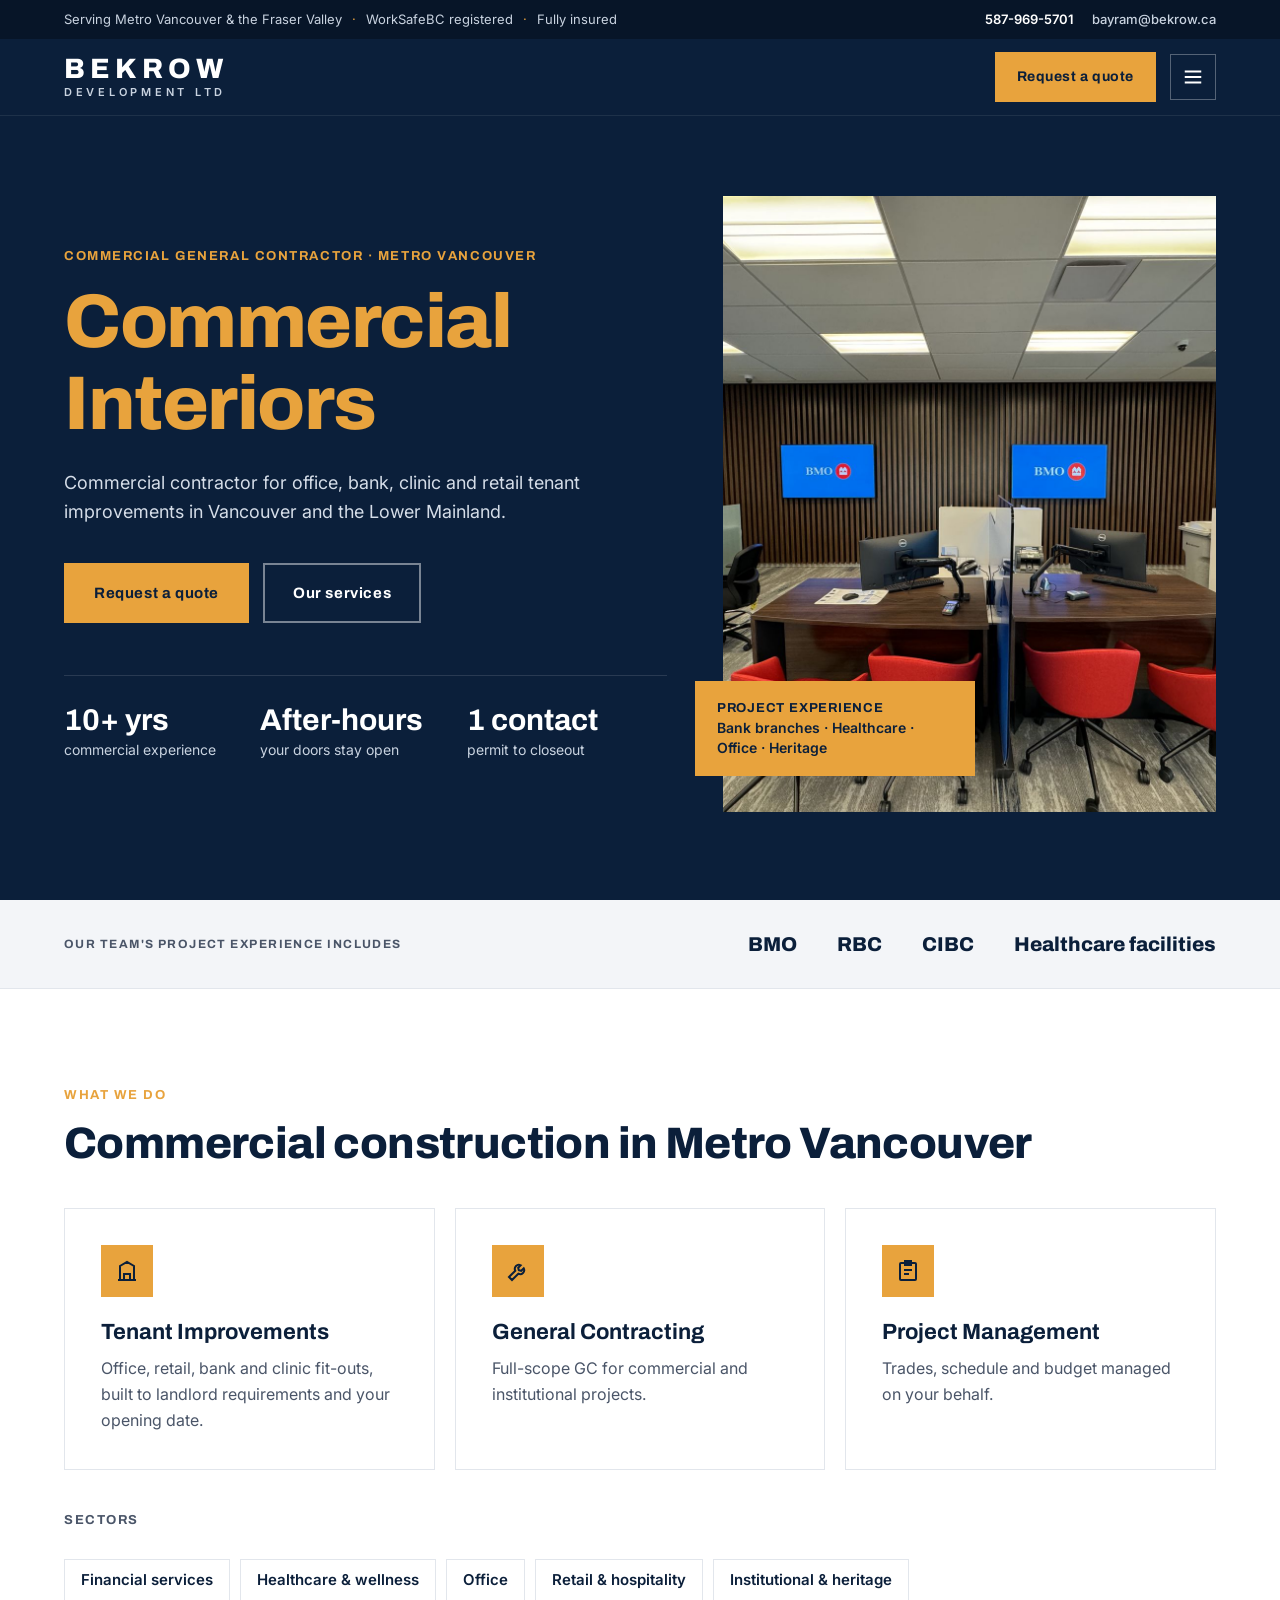
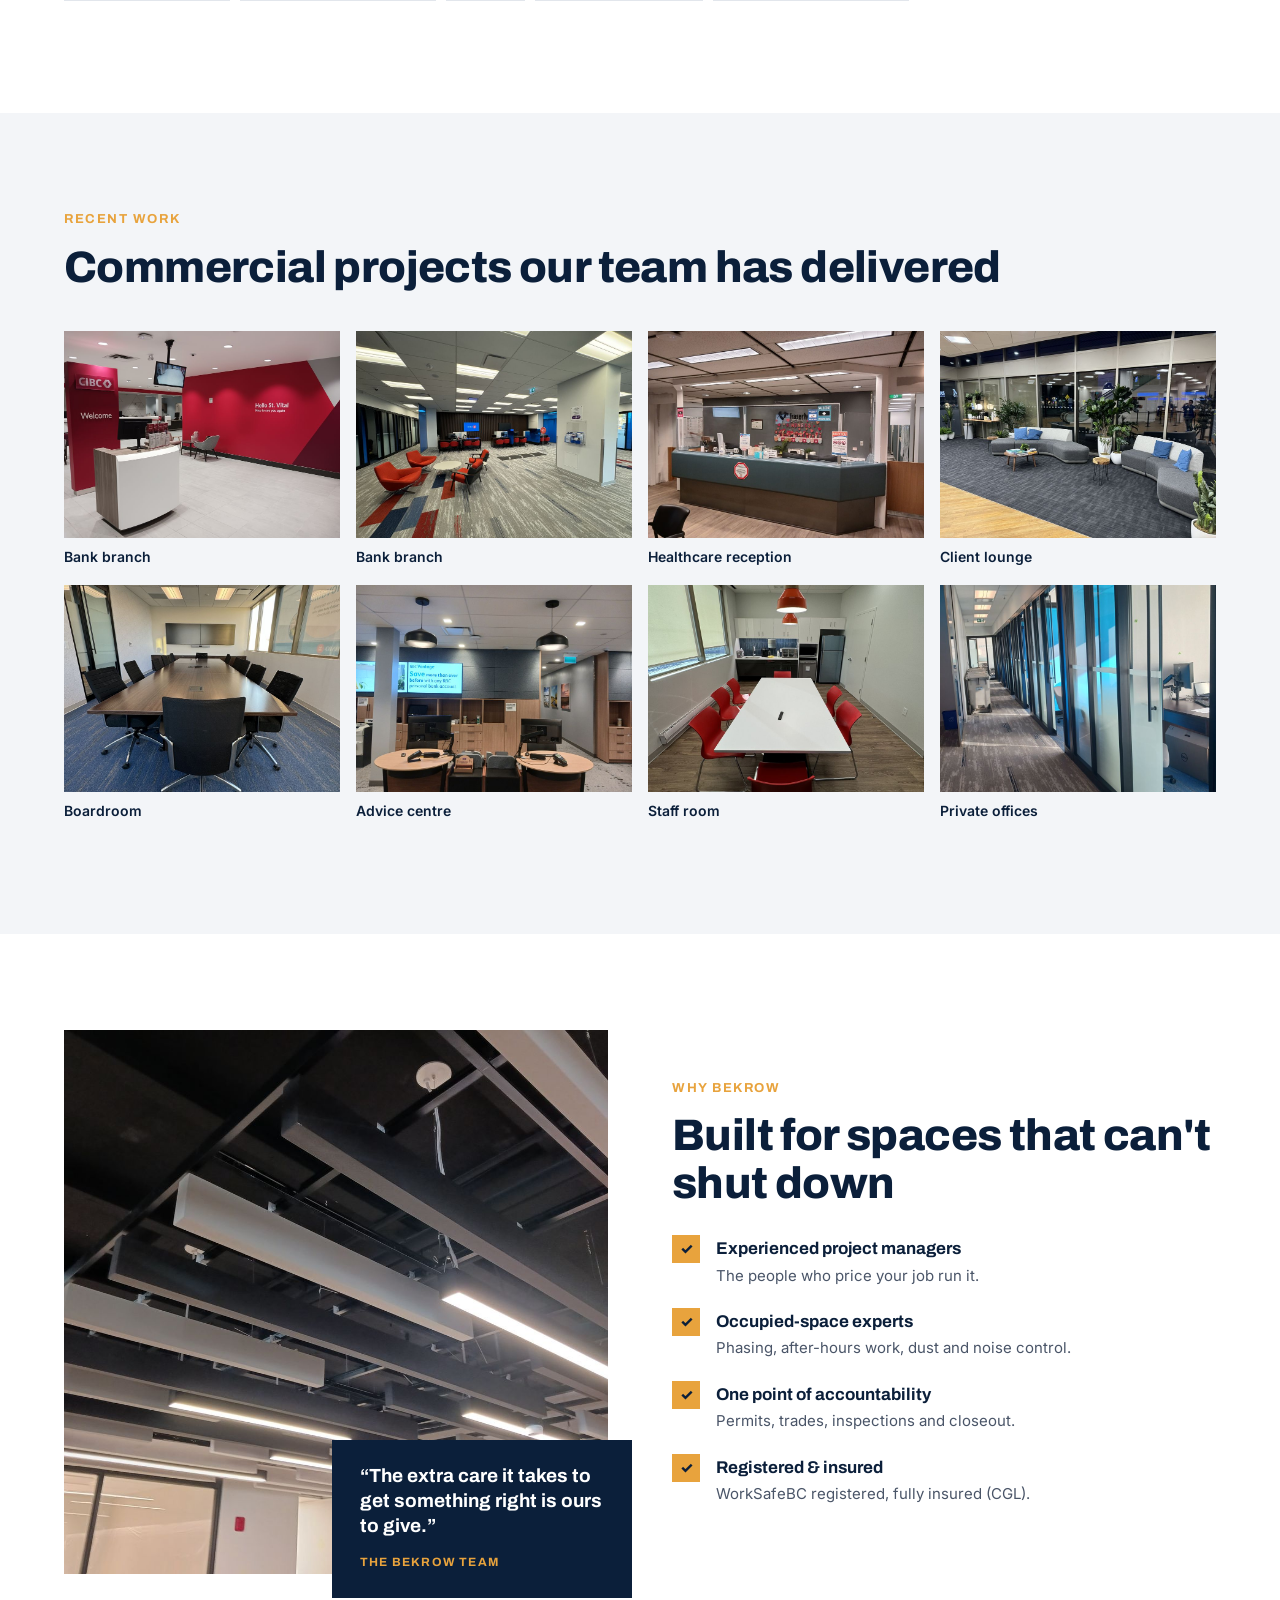
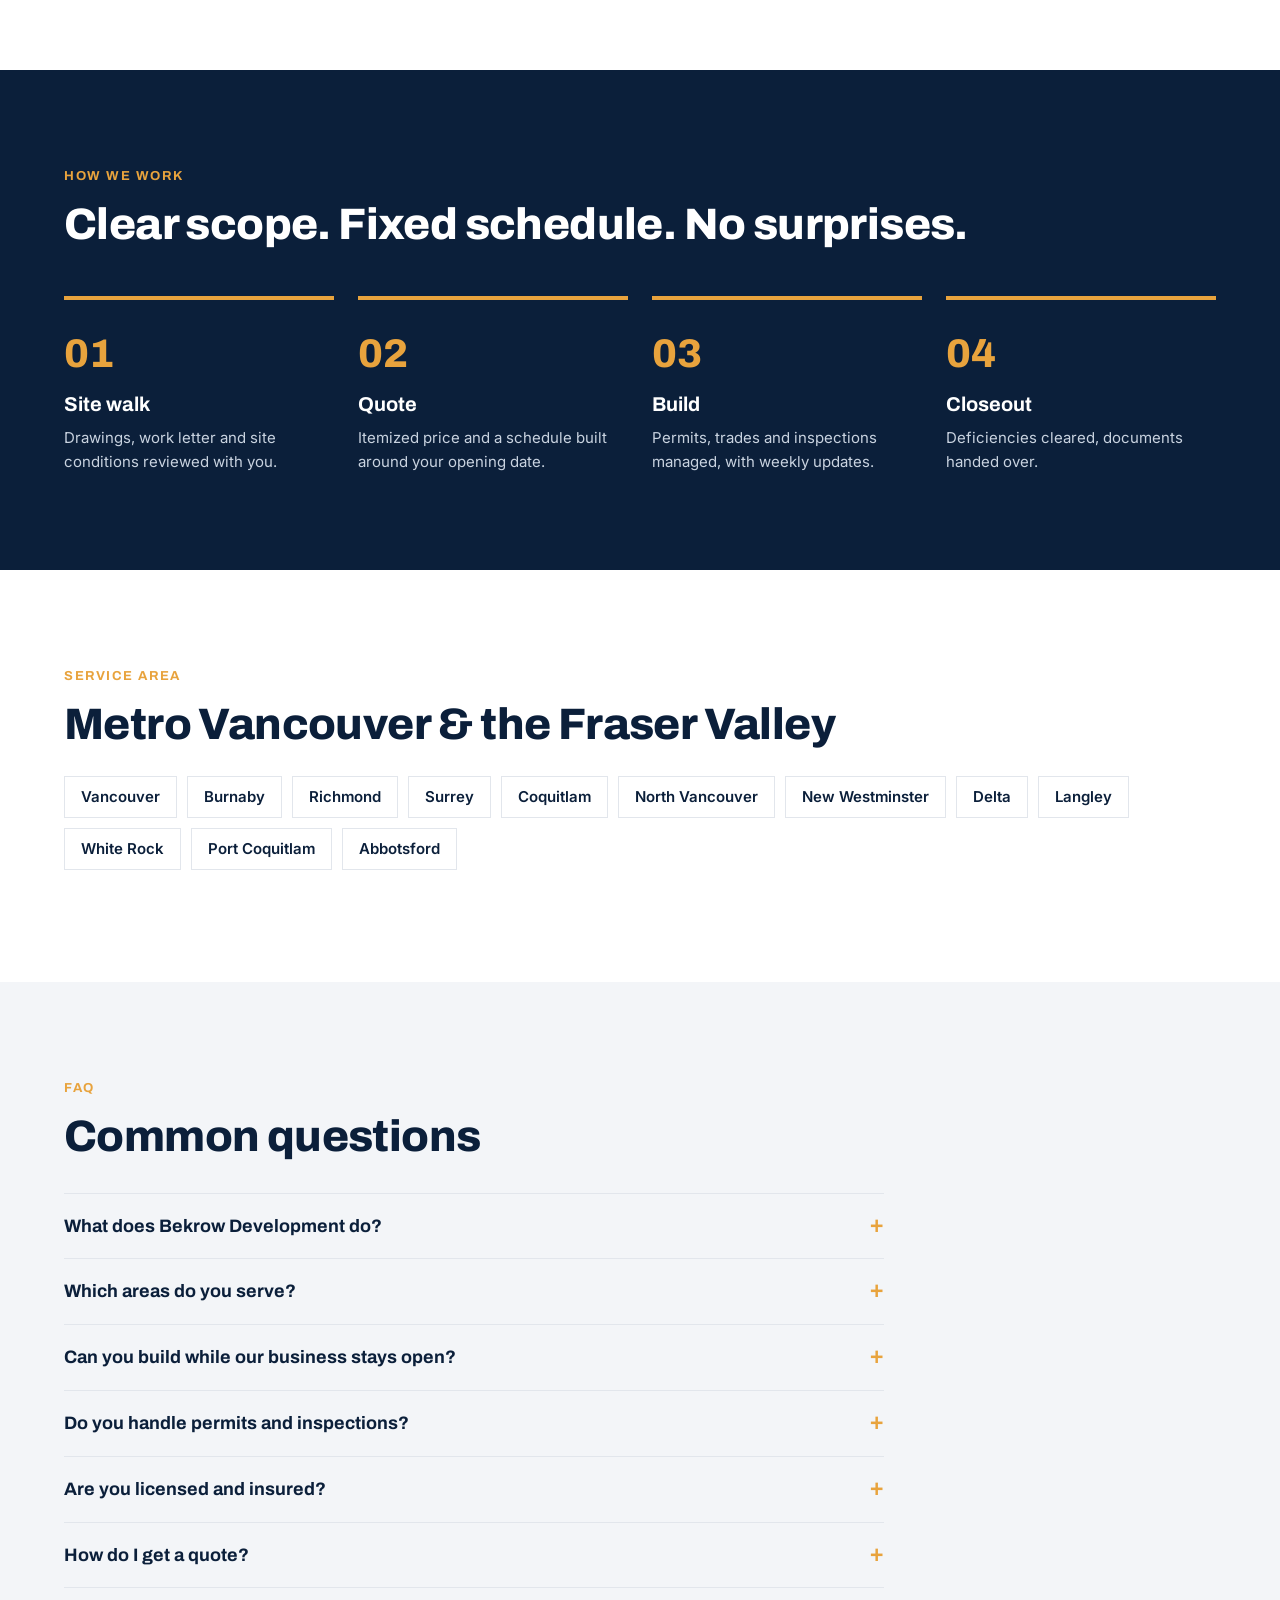
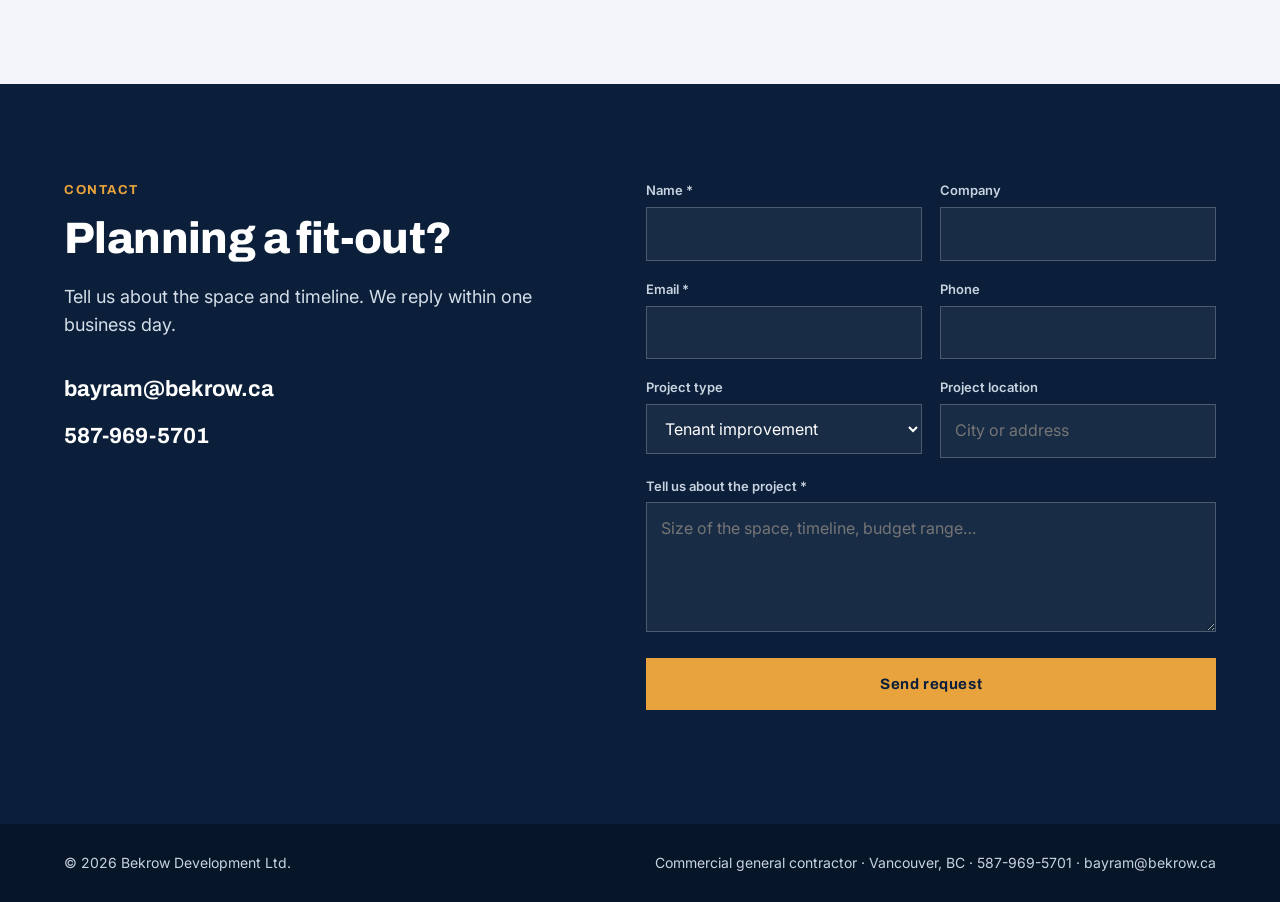
<file: index.html>
<!doctype html>
<html lang="en-CA">
<head>
<meta charset="utf-8">
<meta name="viewport" content="width=device-width, initial-scale=1">
<title>Commercial Contractor Vancouver | Tenant Improvements | Bekrow Development</title>
<meta name="description" content="Commercial general contractor in Metro Vancouver, BC. Tenant improvements for offices, bank branches, clinics and retail, with after-hours work. WorkSafeBC registered, fully insured.">
<link rel="canonical" href="https://bekrow.ca/">
<meta name="robots" content="index, follow, max-image-preview:large">
<meta name="geo.region" content="CA-BC">
<meta name="geo.placename" content="Vancouver">
<meta property="og:type" content="website">
<meta property="og:site_name" content="Bekrow Development">
<meta property="og:locale" content="en_CA">
<meta property="og:title" content="Bekrow Development | Commercial Contractor, Metro Vancouver">
<meta property="og:description" content="Tenant improvements for offices, bank branches, clinics and retail across Metro Vancouver and the Fraser Valley.">
<meta property="og:url" content="https://bekrow.ca/">
<meta property="og:image" content="https://bekrow.ca/images/hero.jpg">
<meta property="og:image:alt" content="Bank branch workstations built by Bekrow Development">
<meta name="twitter:card" content="summary_large_image">
<meta name="theme-color" content="#0B1F3A">
<link rel="icon" href="/favicon.ico" sizes="48x48">
<link rel="icon" href="/favicon.svg" type="image/svg+xml">
<link rel="icon" href="/images/favicon-96.png" type="image/png" sizes="96x96">
<link rel="icon" href="/images/favicon-192.png" type="image/png" sizes="192x192">
<link rel="apple-touch-icon" href="/images/apple-touch-icon.png">
<link rel="manifest" href="/site.webmanifest">
<link rel="preload" as="image" href="/images/hero.jpg">
<link rel="preconnect" href="https://fonts.googleapis.com">
<link rel="preconnect" href="https://fonts.gstatic.com" crossorigin>
<link href="https://fonts.googleapis.com/css2?family=Archivo:wght@600;700;800&family=Inter:wght@400;500;600;700&display=swap" rel="stylesheet">
<link rel="stylesheet" href="/style.css">
<script type="application/ld+json">
{
 "@context": "https://schema.org",
 "@graph": [
  {
   "@type": "GeneralContractor",
   "@id": "https://bekrow.ca/#business",
   "name": "Bekrow Development Ltd.",
   "alternateName": "Bekrow Development",
   "url": "https://bekrow.ca/",
   "logo": "https://bekrow.ca/images/logo.png",
   "image": [
    "https://bekrow.ca/images/hero.jpg",
    "https://bekrow.ca/images/work-1.jpg",
    "https://bekrow.ca/images/work-2.jpg",
    "https://bekrow.ca/images/work-3.jpg",
    "https://bekrow.ca/images/work-4.jpg",
    "https://bekrow.ca/images/work-5.jpg",
    "https://bekrow.ca/images/work-6.jpg",
    "https://bekrow.ca/images/work-7.jpg",
    "https://bekrow.ca/images/work-8.jpg"
   ],
   "email": "bayram@bekrow.ca",
   "telephone": "+1-587-969-5701",
   "description": "Commercial general contractor in Metro Vancouver, BC, specializing in tenant improvements for offices, bank branches, healthcare clinics and retail. WorkSafeBC registered and fully insured.",
   "slogan": "Commercial interiors, start to finish.",
   "address": {
    "@type": "PostalAddress",
    "addressLocality": "Vancouver",
    "addressRegion": "BC",
    "addressCountry": "CA"
   },
   "areaServed": [
    {
     "@type": "City",
     "name": "Vancouver, BC"
    },
    {
     "@type": "City",
     "name": "Burnaby, BC"
    },
    {
     "@type": "City",
     "name": "Richmond, BC"
    },
    {
     "@type": "City",
     "name": "Surrey, BC"
    },
    {
     "@type": "City",
     "name": "Coquitlam, BC"
    },
    {
     "@type": "City",
     "name": "North Vancouver, BC"
    },
    {
     "@type": "City",
     "name": "New Westminster, BC"
    },
    {
     "@type": "City",
     "name": "Delta, BC"
    },
    {
     "@type": "City",
     "name": "Langley, BC"
    },
    {
     "@type": "City",
     "name": "White Rock, BC"
    },
    {
     "@type": "City",
     "name": "Port Coquitlam, BC"
    },
    {
     "@type": "City",
     "name": "Abbotsford, BC"
    },
    {
     "@type": "AdministrativeArea",
     "name": "Metro Vancouver"
    },
    {
     "@type": "AdministrativeArea",
     "name": "Fraser Valley"
    }
   ],
   "knowsAbout": [
    "Commercial tenant improvements",
    "Office fit-outs",
    "Bank branch renovations",
    "Healthcare clinic fit-outs",
    "Retail build-outs",
    "After-hours construction in occupied spaces",
    "General contracting",
    "Construction project management"
   ],
   "hasOfferCatalog": {
    "@type": "OfferCatalog",
    "name": "Commercial construction services",
    "itemListElement": [
     {
      "@type": "Offer",
      "itemOffered": {
       "@type": "Service",
       "name": "Commercial tenant improvements",
       "description": "Office, retail, bank and clinic fit-outs built to landlord requirements and opening dates."
      }
     },
     {
      "@type": "Offer",
      "itemOffered": {
       "@type": "Service",
       "name": "General contracting",
       "description": "Full-scope general contracting for commercial and institutional projects."
      }
     },
     {
      "@type": "Offer",
      "itemOffered": {
       "@type": "Service",
       "name": "Construction project management",
       "description": "Trades, schedule and budget managed on the owner's behalf."
      }
     }
    ]
   },
   "contactPoint": {
    "@type": "ContactPoint",
    "telephone": "+1-587-969-5701",
    "email": "bayram@bekrow.ca",
    "contactType": "sales",
    "areaServed": "CA-BC",
    "availableLanguage": "English"
   }
  },
  {
   "@type": "WebSite",
   "@id": "https://bekrow.ca/#website",
   "url": "https://bekrow.ca/",
   "name": "Bekrow Development",
   "publisher": {
    "@id": "https://bekrow.ca/#business"
   },
   "inLanguage": "en-CA"
  },
  {
   "@type": "FAQPage",
   "@id": "https://bekrow.ca/#faq",
   "mainEntity": [
    {
     "@type": "Question",
     "name": "What does Bekrow Development do?",
     "acceptedAnswer": {
      "@type": "Answer",
      "text": "Bekrow Development Ltd. is a commercial general contractor in Metro Vancouver, BC. We build tenant improvements for offices, bank branches, healthcare clinics and retail, and also offer general contracting and project management."
     }
    },
    {
     "@type": "Question",
     "name": "Which areas do you serve?",
     "acceptedAnswer": {
      "@type": "Answer",
      "text": "Metro Vancouver and the Fraser Valley, including Vancouver, Burnaby, Richmond, Surrey, Coquitlam, North Vancouver, New Westminster, Delta, Langley, White Rock, Port Coquitlam and Abbotsford. Larger commercial projects are considered across BC."
     }
    },
    {
     "@type": "Question",
     "name": "Can you build while our business stays open?",
     "acceptedAnswer": {
      "@type": "Answer",
      "text": "Yes. We specialize in occupied spaces, with after-hours and phased work, dust and noise control, so your doors can stay open."
     }
    },
    {
     "@type": "Question",
     "name": "Do you handle permits and inspections?",
     "acceptedAnswer": {
      "@type": "Answer",
      "text": "Yes. We manage permits, subtrades, inspections, deficiencies and closeout, with one point of contact from start to finish."
     }
    },
    {
     "@type": "Question",
     "name": "Are you licensed and insured?",
     "acceptedAnswer": {
      "@type": "Answer",
      "text": "Bekrow Development is WorkSafeBC registered and fully insured with commercial general liability (CGL) coverage."
     }
    },
    {
     "@type": "Question",
     "name": "How do I get a quote?",
     "acceptedAnswer": {
      "@type": "Answer",
      "text": "Call 587-969-5701, email bayram@bekrow.ca or use the form on this page. We reply within one business day."
     }
    }
   ]
  }
 ]
}
</script>
</head>
<body>

<div class="topbar"><div class="wrap">
  <div><span>Serving Metro Vancouver &amp; the Fraser Valley</span><span class="hide-sm">WorkSafeBC registered</span><span class="hide-sm">Fully insured</span></div>
  <div><a href="tel:+15879695701">587-969-5701</a><span class="hide-sm" style="margin-left:18px"><a href="mailto:bayram@bekrow.ca" style="font-weight:500;color:var(--muted)">bayram@bekrow.ca</a></span></div>
</div></div>

<header class="site"><div class="wrap">
  <a class="logo" href="#top" aria-label="Bekrow Development, home"><b>BEKROW</b><small>DEVELOPMENT LTD</small></a>
  <div class="hdr-actions">
    <a class="btn btn-amber" href="#contact">Request a quote</a>
    <button class="burger" type="button" aria-label="Open menu" aria-controls="menu" aria-expanded="false">
      <svg width="22" height="22" viewBox="0 0 24 24" fill="none" stroke="currentColor" stroke-width="2"><path d="M3 6h18M3 12h18M3 18h18"/></svg>
    </button>
  </div>
</div></header>

<div class="scrim" data-close></div>
<nav class="menu" id="menu" aria-label="Main" aria-hidden="true">
  <button class="menu-close" type="button" aria-label="Close menu" data-close>
    <svg width="26" height="26" viewBox="0 0 24 24" fill="none" stroke="currentColor" stroke-width="2"><path d="M6 6l12 12M18 6L6 18"/></svg>
  </button>
  <a class="item" href="#services" data-close>Services</a>
  <a class="item" href="#work" data-close>Our work</a>
  <a class="item" href="#about" data-close>About</a>
  <a class="item" href="#faq" data-close>FAQ</a>
  <a class="item" href="#contact" data-close>Contact</a>
  <a class="btn btn-amber" href="#contact" data-close>Request a quote</a>
</nav>

<main id="top">

<section class="hero">
  <div class="wrap hero-grid">
    <div>
      <p class="eyebrow">Commercial general contractor · Metro Vancouver</p>
      <h1><span>Commercial Interiors</span></h1>
      <p class="lead">Commercial contractor for office, bank, clinic and retail tenant improvements in Vancouver and the Lower Mainland.</p>
      <div class="ctas">
        <a class="btn btn-amber" href="#contact">Request a quote</a>
        <a class="btn btn-ghost" href="#services">Our services</a>
      </div>
      <div class="stats">
        <div><b>10+ yrs</b><span>commercial experience</span></div>
        <div><b>After-hours</b><span>your doors stay open</span></div>
        <div><b>1 contact</b><span>permit to closeout</span></div>
      </div>
    </div>
    <div class="hero-img">
      <img src="/images/hero.jpg" alt="Completed bank branch workstations with red chairs and slatted wood feature wall" width="800" height="1000" fetchpriority="high">
      <div class="hero-badge"><b>PROJECT EXPERIENCE</b>Bank branches · Healthcare · Office · Heritage</div>
    </div>
  </div>
</section>

<div class="strip"><div class="wrap">
  <p>OUR TEAM'S PROJECT EXPERIENCE INCLUDES</p>
  <ul><li>BMO</li><li>RBC</li><li>CIBC</li><li>Healthcare facilities</li></ul>
</div></div>

<section id="services">
  <div class="wrap">
    <p class="eyebrow">What we do</p>
    <h2 class="h2" style="margin-bottom:40px">Commercial construction in Metro Vancouver</h2>
    <div class="services">
      <div class="card">
        <div class="ico"><svg width="24" height="24" viewBox="0 0 24 24" fill="none" stroke="currentColor" stroke-width="2"><path d="M3 21h18M5 21V7l7-4 7 4v14M9 21v-6h6v6"/></svg></div>
        <h3>Tenant Improvements</h3>
        <p>Office, retail, bank and clinic fit-outs, built to landlord requirements and your opening date.</p>
      </div>
      <div class="card">
        <div class="ico"><svg width="24" height="24" viewBox="0 0 24 24" fill="none" stroke="currentColor" stroke-width="2"><path d="M14.7 6.3a4 4 0 0 0-5.4 5.4L3 18l3 3 6.3-6.3a4 4 0 0 0 5.4-5.4l-2.5 2.5-2.4-.6-.6-2.4z"/></svg></div>
        <h3>General Contracting</h3>
        <p>Full-scope GC for commercial and institutional projects.</p>
      </div>
      <div class="card">
        <div class="ico"><svg width="24" height="24" viewBox="0 0 24 24" fill="none" stroke="currentColor" stroke-width="2"><rect x="4" y="4" width="16" height="17" rx="1"/><path d="M9 2h6v4H9zM8 11h8M8 15h5"/></svg></div>
        <h3>Project Management</h3>
        <p>Trades, schedule and budget managed on your behalf.</p>
      </div>
    </div>
    <p class="sub">Sectors</p>
    <ul class="chips">
      <li>Financial services</li><li>Healthcare &amp; wellness</li><li>Office</li><li>Retail &amp; hospitality</li><li>Institutional &amp; heritage</li>
    </ul>
  </div>
</section>

<section class="alt" id="work">
  <div class="wrap">
    <p class="eyebrow">Recent work</p>
    <h2 class="h2">Commercial projects our team has delivered</h2>
    <ul class="gallery">
      <li><figure><img src="/images/work-1.jpg" alt="Bank branch welcome area with red feature wall" width="900" height="675" loading="lazy"><figcaption>Bank branch</figcaption></figure></li>
      <li><figure><img src="/images/work-2.jpg" alt="Bank branch lounge with red chairs and patterned carpet" width="900" height="675" loading="lazy"><figcaption>Bank branch</figcaption></figure></li>
      <li><figure><img src="/images/work-3.jpg" alt="Healthcare reception counter with glass screen" width="900" height="675" loading="lazy"><figcaption>Healthcare reception</figcaption></figure></li>
      <li><figure><img src="/images/work-4.jpg" alt="Client lounge with curved sofas and planters" width="900" height="675" loading="lazy"><figcaption>Client lounge</figcaption></figure></li>
      <li><figure><img src="/images/work-5.jpg" alt="Boardroom with long table and black chairs" width="900" height="675" loading="lazy"><figcaption>Boardroom</figcaption></figure></li>
      <li><figure><img src="/images/work-6.jpg" alt="Bank advice centre with round desks and pendant lights" width="900" height="675" loading="lazy"><figcaption>Advice centre</figcaption></figure></li>
      <li><figure><img src="/images/work-7.jpg" alt="Staff room with kitchen and red chairs" width="900" height="675" loading="lazy"><figcaption>Staff room</figcaption></figure></li>
      <li><figure><img src="/images/work-8.jpg" alt="Corridor of glass-fronted private offices" width="900" height="675" loading="lazy"><figcaption>Private offices</figcaption></figure></li>
    </ul>
  </div>
</section>

<section id="about">
  <div class="wrap">
    <div class="about-grid">
      <div class="about-img">
        <img src="/images/about.jpg" alt="Commercial interior under construction with open ceiling and linear light baffles" width="900" height="900" loading="lazy">
        <div class="quote"><p>“The extra care it takes to get something right is ours to give.”</p><span>THE BEKROW TEAM</span></div>
      </div>
      <div>
        <p class="eyebrow">Why Bekrow</p>
        <h2 class="h2">Built for spaces that can't shut down</h2>
        <ul class="checks">
          <li><span class="tick">✓</span><div><b>Experienced project managers</b><span>The people who price your job run it.</span></div></li>
          <li><span class="tick">✓</span><div><b>Occupied-space experts</b><span>Phasing, after-hours work, dust and noise control.</span></div></li>
          <li><span class="tick">✓</span><div><b>One point of accountability</b><span>Permits, trades, inspections and closeout.</span></div></li>
          <li><span class="tick">✓</span><div><b>Registered &amp; insured</b><span>WorkSafeBC registered, fully insured (CGL).</span></div></li>
        </ul>
      </div>
    </div>
  </div>
</section>

<section class="process" id="process">
  <div class="wrap">
    <p class="eyebrow">How we work</p>
    <h2 class="h2">Clear scope. Fixed schedule. No surprises.</h2>
    <div class="steps">
      <div class="step"><i>01</i><h3>Site walk</h3><p>Drawings, work letter and site conditions reviewed with you.</p></div>
      <div class="step"><i>02</i><h3>Quote</h3><p>Itemized price and a schedule built around your opening date.</p></div>
      <div class="step"><i>03</i><h3>Build</h3><p>Permits, trades and inspections managed, with weekly updates.</p></div>
      <div class="step"><i>04</i><h3>Closeout</h3><p>Deficiencies cleared, documents handed over.</p></div>
    </div>
  </div>
</section>

<section id="area">
  <div class="wrap">
    <p class="eyebrow">Service area</p>
    <h2 class="h2">Metro Vancouver &amp; the Fraser Valley</h2>
    <ul class="chips">
      <li>Vancouver</li><li>Burnaby</li><li>Richmond</li><li>Surrey</li><li>Coquitlam</li><li>North Vancouver</li><li>New Westminster</li><li>Delta</li><li>Langley</li><li>White Rock</li><li>Port Coquitlam</li><li>Abbotsford</li>
    </ul>
  </div>
</section>

<section class="alt" id="faq">
  <div class="wrap">
    <p class="eyebrow">FAQ</p>
    <h2 class="h2">Common questions</h2>
    <div class="faq">
      <details><summary>What does Bekrow Development do?</summary><p>Bekrow Development Ltd. is a commercial general contractor in Metro Vancouver, BC. We build tenant improvements for offices, bank branches, healthcare clinics and retail, and also offer general contracting and project management.</p></details>
      <details><summary>Which areas do you serve?</summary><p>Metro Vancouver and the Fraser Valley, including Vancouver, Burnaby, Richmond, Surrey, Coquitlam, North Vancouver, New Westminster, Delta, Langley, White Rock, Port Coquitlam and Abbotsford. Larger commercial projects are considered across BC.</p></details>
      <details><summary>Can you build while our business stays open?</summary><p>Yes. We specialize in occupied spaces, with after-hours and phased work, dust and noise control, so your doors can stay open.</p></details>
      <details><summary>Do you handle permits and inspections?</summary><p>Yes. We manage permits, subtrades, inspections, deficiencies and closeout, with one point of contact from start to finish.</p></details>
      <details><summary>Are you licensed and insured?</summary><p>Bekrow Development is WorkSafeBC registered and fully insured with commercial general liability (CGL) coverage.</p></details>
      <details><summary>How do I get a quote?</summary><p>Call 587-969-5701, email bayram@bekrow.ca or use the form on this page. We reply within one business day.</p></details>
    </div>
  </div>
</section>

<section class="contact" id="contact">
  <div class="wrap contact-grid">
    <div>
      <p class="eyebrow">Contact</p>
      <h2 class="h2">Planning a fit-out?</h2>
      <p class="lead">Tell us about the space and timeline. We reply within one business day.</p>
      <div class="contact-lines">
        <a href="mailto:bayram@bekrow.ca">bayram@bekrow.ca</a>
        <a href="tel:+15879695701">587-969-5701</a>
      </div>
    </div>
    <form id="quote-form" data-subject="New commercial quote request from bekrow.ca" novalidate>
      <input type="checkbox" name="botcheck" class="hp" tabindex="-1" autocomplete="off" aria-hidden="true">
      <div><label for="f-name">Name *</label><input id="f-name" name="name" autocomplete="name" required></div>
      <div><label for="f-company">Company</label><input id="f-company" name="company" autocomplete="organization"></div>
      <div><label for="f-email">Email *</label><input id="f-email" name="email" type="email" autocomplete="email" required></div>
      <div><label for="f-phone">Phone</label><input id="f-phone" name="phone" type="tel" autocomplete="tel"></div>
      <div><label for="f-type">Project type</label>
        <select id="f-type" name="project_type">
          <option>Tenant improvement</option><option>General contracting</option><option>Project management</option><option>Other</option>
        </select></div>
      <div><label for="f-loc">Project location</label><input id="f-loc" name="location" placeholder="City or address"></div>
      <div class="full"><label for="f-msg">Tell us about the project *</label><textarea id="f-msg" name="message" required placeholder="Size of the space, timeline, budget range…"></textarea></div>
      <div class="full"><button class="btn btn-amber" type="submit" style="width:100%">Send request</button></div>
      <p class="form-note full form-status" role="status" aria-live="polite"></p>
    </form>
  </div>
</section>

</main>

<footer><div class="wrap">
  <span>© <span id="yr">2026</span> Bekrow Development Ltd.</span>
  <span>Commercial general contractor · Vancouver, BC · <a href="tel:+15879695701">587-969-5701</a> · <a href="mailto:bayram@bekrow.ca">bayram@bekrow.ca</a></span>
</div></footer>

<script src="/site.js"></script>
</body>
</html>
</file>
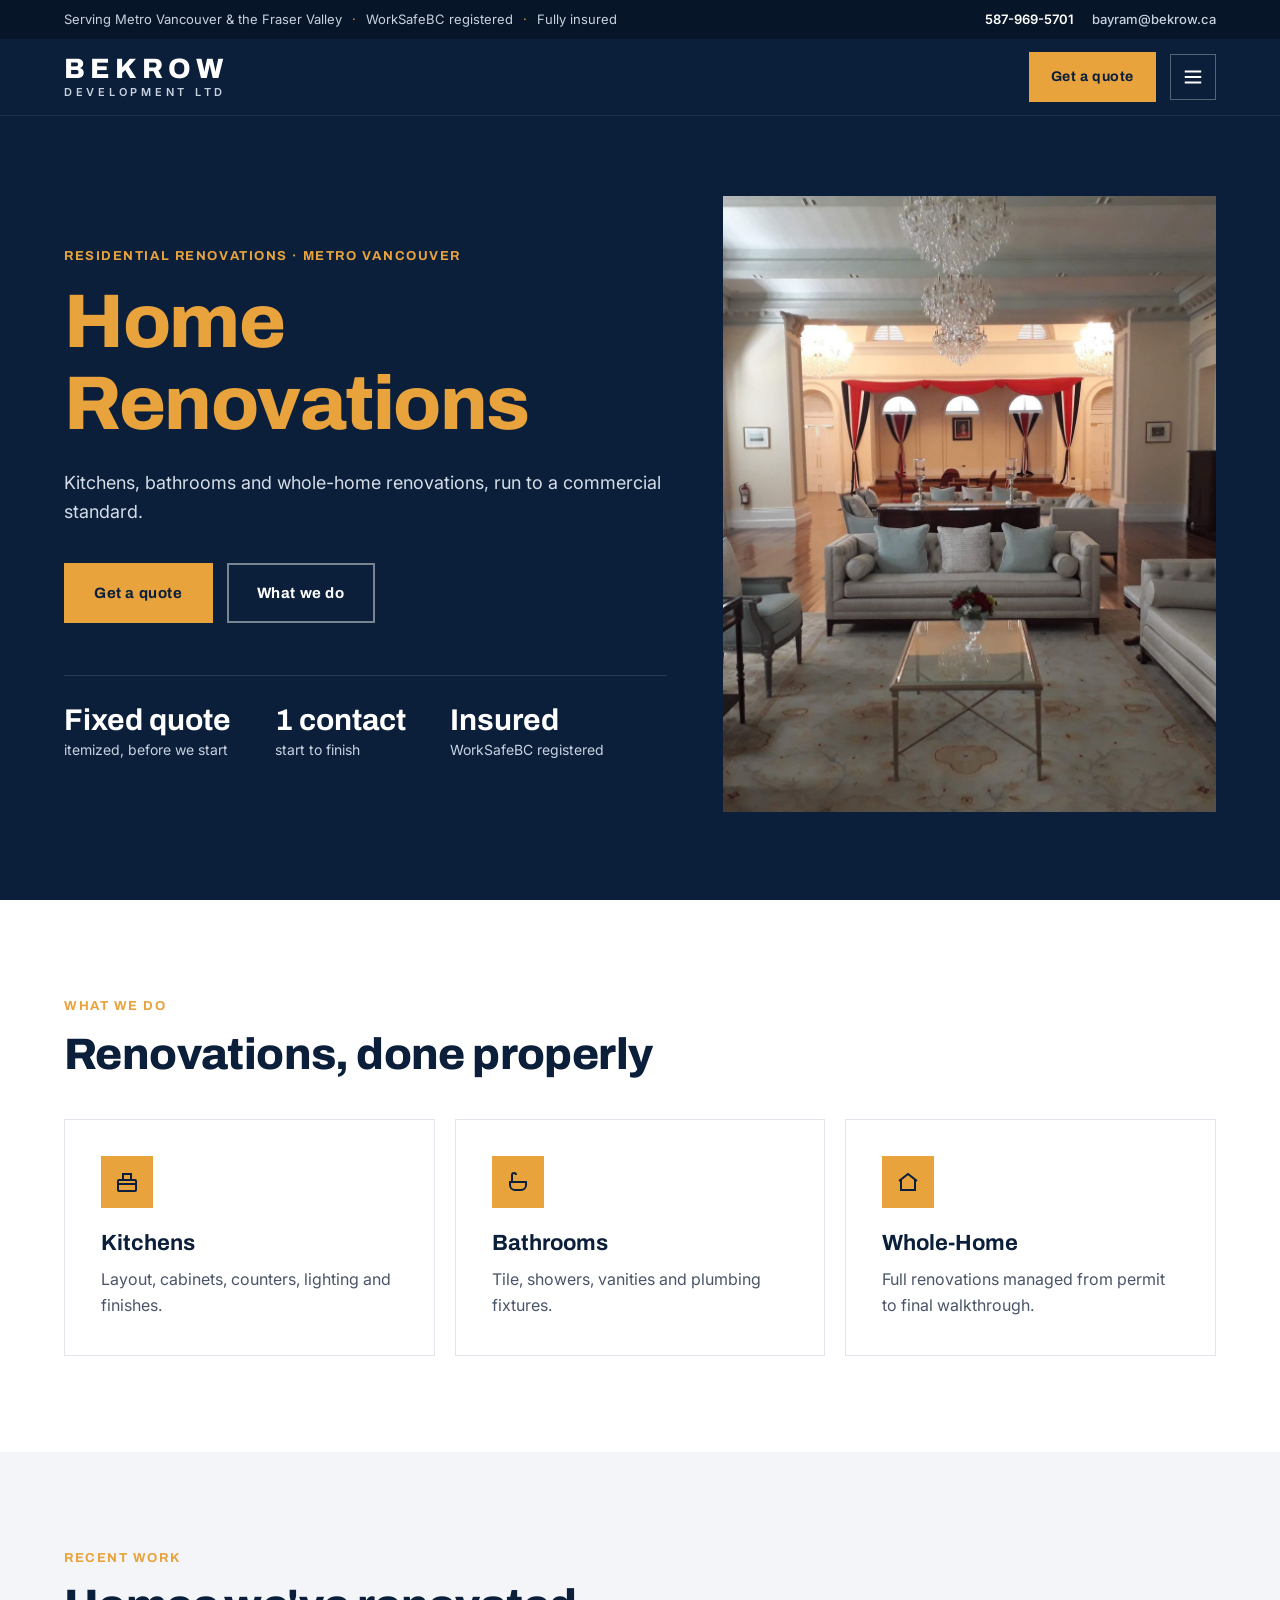
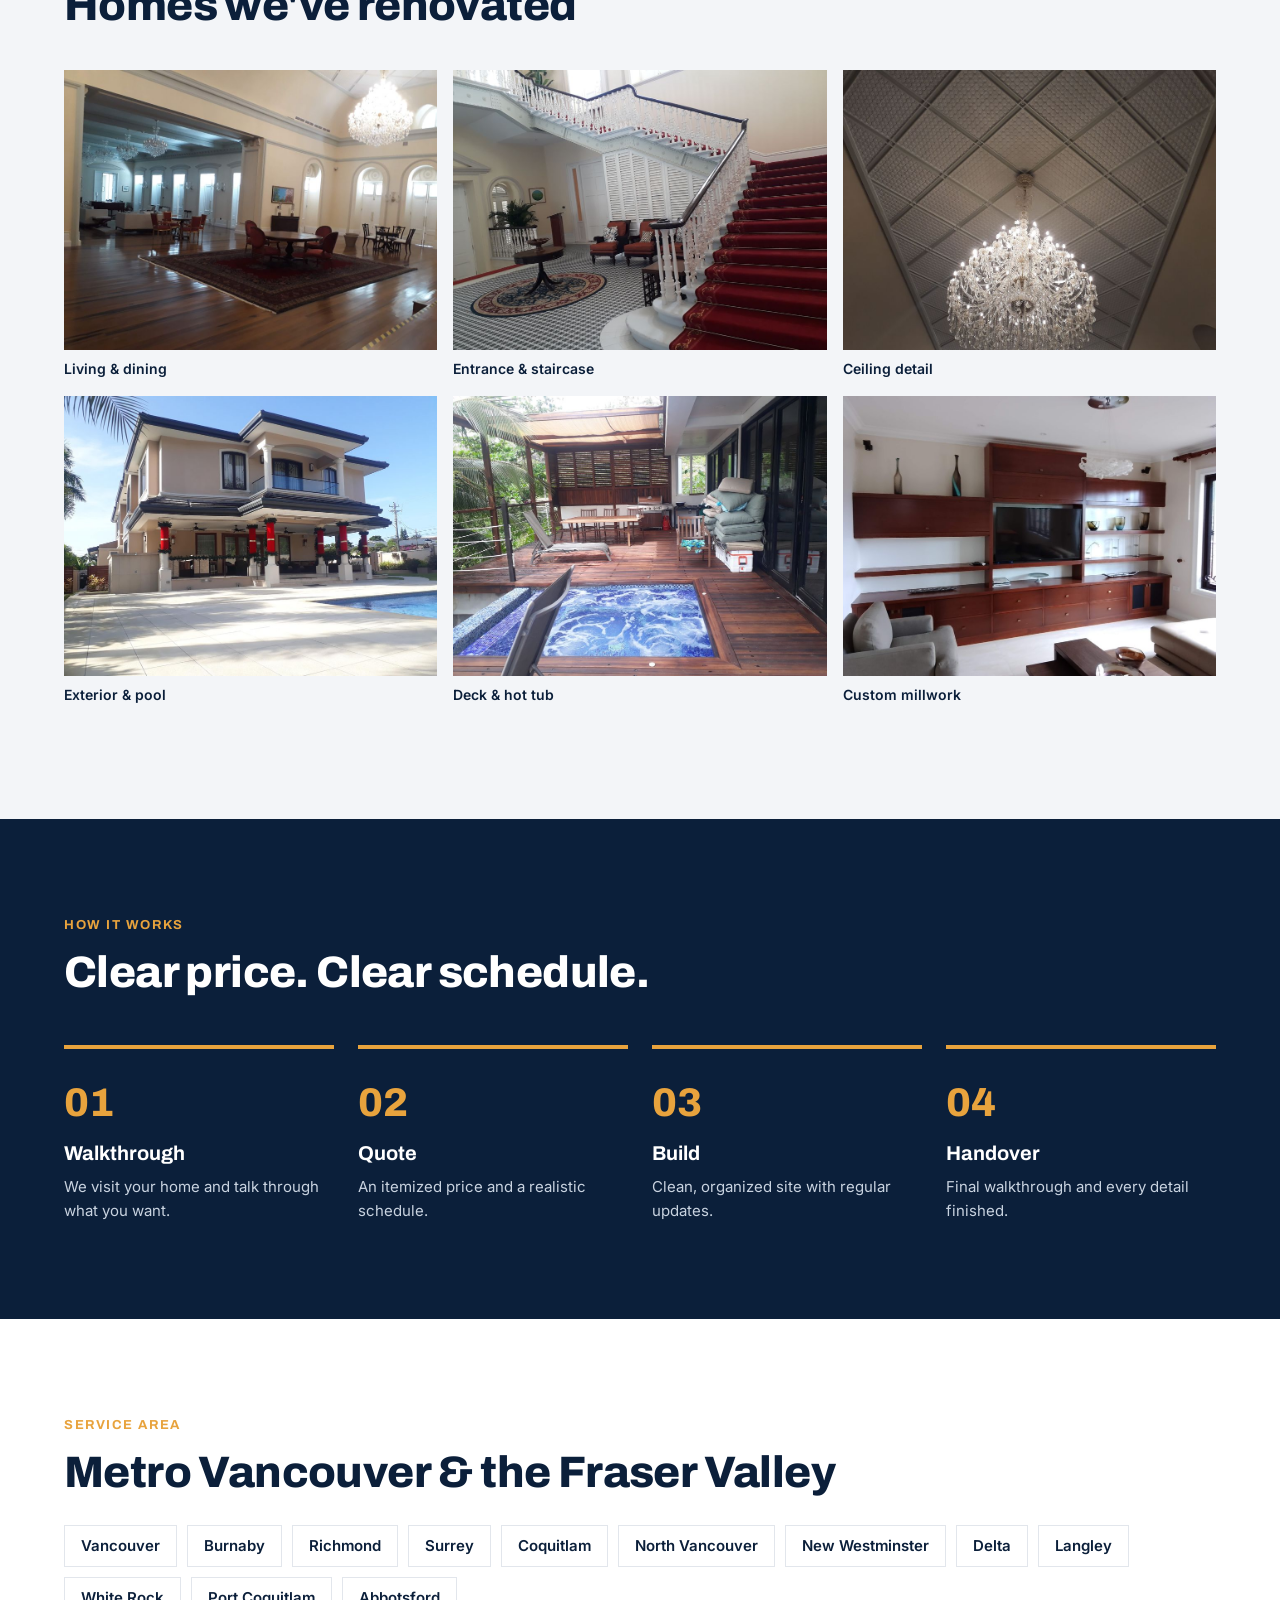
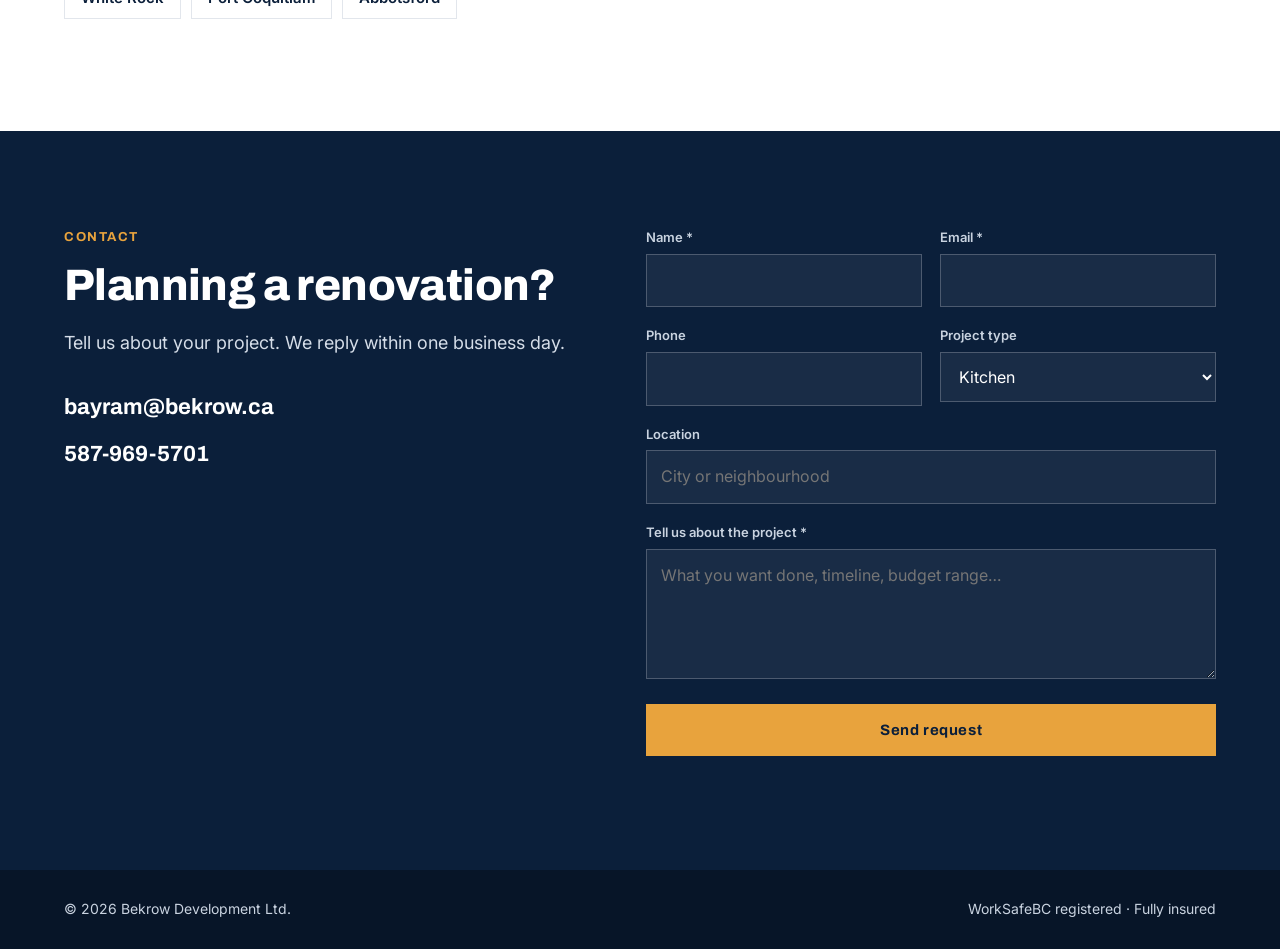
<file: residential/index.html>
<!doctype html>
<html lang="en-CA">
<head>
<meta charset="utf-8">
<meta name="viewport" content="width=device-width, initial-scale=1">
<title>Bekrow Development | Home Renovations, Metro Vancouver</title>
<meta name="description" content="Kitchen, bathroom and whole-home renovations across Metro Vancouver and the Fraser Valley. WorkSafeBC registered and fully insured.">
<!-- Hidden page: not linked from the main site, kept out of search results and the sitemap. -->
<meta name="robots" content="noindex, nofollow">
<meta property="og:type" content="website">
<meta property="og:title" content="Bekrow Development | Home Renovations">
<meta property="og:description" content="Kitchen, bathroom and whole-home renovations across Metro Vancouver and the Fraser Valley.">
<meta property="og:url" content="https://bekrow.ca/residential/">
<meta property="og:image" content="https://bekrow.ca/images/res-hero.jpg">
<meta name="theme-color" content="#0B1F3A">
<link rel="icon" href="/favicon.ico" sizes="48x48">
<link rel="icon" href="/favicon.svg" type="image/svg+xml">
<link rel="icon" href="/images/favicon-96.png" type="image/png" sizes="96x96">
<link rel="icon" href="/images/favicon-192.png" type="image/png" sizes="192x192">
<link rel="apple-touch-icon" href="/images/apple-touch-icon.png">
<link rel="manifest" href="/site.webmanifest">
<link rel="preconnect" href="https://fonts.googleapis.com">
<link rel="preconnect" href="https://fonts.gstatic.com" crossorigin>
<link href="https://fonts.googleapis.com/css2?family=Archivo:wght@600;700;800&family=Inter:wght@400;500;600;700&display=swap" rel="stylesheet">
<link rel="stylesheet" href="/style.css">
</head>
<body>

<div class="topbar"><div class="wrap">
  <div><span>Serving Metro Vancouver &amp; the Fraser Valley</span><span class="hide-sm">WorkSafeBC registered</span><span class="hide-sm">Fully insured</span></div>
  <div><a href="tel:+15879695701">587-969-5701</a><span class="hide-sm" style="margin-left:18px"><a href="mailto:bayram@bekrow.ca" style="font-weight:500;color:var(--muted)">bayram@bekrow.ca</a></span></div>
</div></div>

<header class="site"><div class="wrap">
  <a class="logo" href="#top" aria-label="Bekrow Development, home"><b>BEKROW</b><small>DEVELOPMENT LTD</small></a>
  <div class="hdr-actions">
    <a class="btn btn-amber" href="#contact">Get a quote</a>
    <button class="burger" type="button" aria-label="Open menu" aria-controls="menu" aria-expanded="false">
      <svg width="22" height="22" viewBox="0 0 24 24" fill="none" stroke="currentColor" stroke-width="2"><path d="M3 6h18M3 12h18M3 18h18"/></svg>
    </button>
  </div>
</div></header>

<div class="scrim" data-close></div>
<nav class="menu" id="menu" aria-label="Main" aria-hidden="true">
  <button class="menu-close" type="button" aria-label="Close menu" data-close>
    <svg width="26" height="26" viewBox="0 0 24 24" fill="none" stroke="currentColor" stroke-width="2"><path d="M6 6l12 12M18 6L6 18"/></svg>
  </button>
  <a class="item" href="#services" data-close>Services</a>
  <a class="item" href="#work" data-close>Our work</a>
  <a class="item" href="#process" data-close>How it works</a>
  <a class="item" href="#contact" data-close>Contact</a>
  <a class="btn btn-amber" href="#contact" data-close>Get a quote</a>
</nav>

<main id="top">

<section class="hero">
  <div class="wrap hero-grid">
    <div>
      <p class="eyebrow">Residential renovations · Metro Vancouver</p>
      <h1><span>Home Renovations</span></h1>
      <p class="lead">Kitchens, bathrooms and whole-home renovations, run to a commercial standard.</p>
      <div class="ctas">
        <a class="btn btn-amber" href="#contact">Get a quote</a>
        <a class="btn btn-ghost" href="#services">What we do</a>
      </div>
      <div class="stats">
        <div><b>Fixed quote</b><span>itemized, before we start</span></div>
        <div><b>1 contact</b><span>start to finish</span></div>
        <div><b>Insured</b><span>WorkSafeBC registered</span></div>
      </div>
    </div>
    <div class="hero-img">
      <img src="/images/res-hero.jpg" alt="Renovated formal living room with chandeliers and cream sofas" width="1000" height="1250" fetchpriority="high">
    </div>
  </div>
</section>

<section id="services">
  <div class="wrap">
    <p class="eyebrow">What we do</p>
    <h2 class="h2" style="margin-bottom:40px">Renovations, done properly</h2>
    <div class="services">
      <div class="card">
        <div class="ico"><svg width="24" height="24" viewBox="0 0 24 24" fill="none" stroke="currentColor" stroke-width="2"><rect x="3" y="10" width="18" height="11" rx="1"/><path d="M3 14h18M8 10V4h8v6"/></svg></div>
        <h3>Kitchens</h3>
        <p>Layout, cabinets, counters, lighting and finishes.</p>
      </div>
      <div class="card">
        <div class="ico"><svg width="24" height="24" viewBox="0 0 24 24" fill="none" stroke="currentColor" stroke-width="2"><path d="M4 12h16v3a5 5 0 0 1-5 5H9a5 5 0 0 1-5-5zM6 12V5a2 2 0 0 1 4 0"/></svg></div>
        <h3>Bathrooms</h3>
        <p>Tile, showers, vanities and plumbing fixtures.</p>
      </div>
      <div class="card">
        <div class="ico"><svg width="24" height="24" viewBox="0 0 24 24" fill="none" stroke="currentColor" stroke-width="2"><path d="M3 11l9-7 9 7M5 10v10h14V10"/></svg></div>
        <h3>Whole-Home</h3>
        <p>Full renovations managed from permit to final walkthrough.</p>
      </div>
    </div>
  </div>
</section>

<section class="alt" id="work">
  <div class="wrap">
    <p class="eyebrow">Recent work</p>
    <h2 class="h2">Homes we've renovated</h2>
    <ul class="gallery three">
      <li><figure><img src="/images/res-1.jpg" alt="Large living and dining room with hardwood floors and chandelier" width="900" height="675" loading="lazy"><figcaption>Living &amp; dining</figcaption></figure></li>
      <li><figure><img src="/images/res-2.jpg" alt="Entrance hall with red-carpeted staircase and patterned tile floor" width="900" height="675" loading="lazy"><figcaption>Entrance &amp; staircase</figcaption></figure></li>
      <li><figure><img src="/images/res-3.jpg" alt="Coffered ceiling with crystal chandelier" width="900" height="675" loading="lazy"><figcaption>Ceiling detail</figcaption></figure></li>
      <li><figure><img src="/images/res-4.jpg" alt="Two-storey house exterior with pool" width="900" height="675" loading="lazy"><figcaption>Exterior &amp; pool</figcaption></figure></li>
      <li><figure><img src="/images/res-5.jpg" alt="Wood deck with hot tub and outdoor seating" width="900" height="675" loading="lazy"><figcaption>Deck &amp; hot tub</figcaption></figure></li>
      <li><figure><img src="/images/res-6.jpg" alt="Custom wood media wall with shelving" width="900" height="675" loading="lazy"><figcaption>Custom millwork</figcaption></figure></li>
    </ul>
  </div>
</section>

<section class="process" id="process">
  <div class="wrap">
    <p class="eyebrow">How it works</p>
    <h2 class="h2">Clear price. Clear schedule.</h2>
    <div class="steps">
      <div class="step"><i>01</i><h3>Walkthrough</h3><p>We visit your home and talk through what you want.</p></div>
      <div class="step"><i>02</i><h3>Quote</h3><p>An itemized price and a realistic schedule.</p></div>
      <div class="step"><i>03</i><h3>Build</h3><p>Clean, organized site with regular updates.</p></div>
      <div class="step"><i>04</i><h3>Handover</h3><p>Final walkthrough and every detail finished.</p></div>
    </div>
  </div>
</section>

<section id="area">
  <div class="wrap">
    <p class="eyebrow">Service area</p>
    <h2 class="h2">Metro Vancouver &amp; the Fraser Valley</h2>
    <ul class="chips">
      <li>Vancouver</li><li>Burnaby</li><li>Richmond</li><li>Surrey</li><li>Coquitlam</li><li>North Vancouver</li><li>New Westminster</li><li>Delta</li><li>Langley</li><li>White Rock</li><li>Port Coquitlam</li><li>Abbotsford</li>
    </ul>
  </div>
</section>

<section class="contact" id="contact">
  <div class="wrap contact-grid">
    <div>
      <p class="eyebrow">Contact</p>
      <h2 class="h2">Planning a renovation?</h2>
      <p class="lead">Tell us about your project. We reply within one business day.</p>
      <div class="contact-lines">
        <a href="mailto:bayram@bekrow.ca">bayram@bekrow.ca</a>
        <a href="tel:+15879695701">587-969-5701</a>
      </div>
    </div>
    <form id="quote-form" data-subject="New residential quote request from bekrow.ca" novalidate>
      <input type="checkbox" name="botcheck" class="hp" tabindex="-1" autocomplete="off" aria-hidden="true">
      <div><label for="f-name">Name *</label><input id="f-name" name="name" autocomplete="name" required></div>
      <div><label for="f-email">Email *</label><input id="f-email" name="email" type="email" autocomplete="email" required></div>
      <div><label for="f-phone">Phone</label><input id="f-phone" name="phone" type="tel" autocomplete="tel"></div>
      <div><label for="f-type">Project type</label>
        <select id="f-type" name="project_type">
          <option>Kitchen</option><option>Bathroom</option><option>Whole-home</option><option>Other</option>
        </select></div>
      <div class="full"><label for="f-loc">Location</label><input id="f-loc" name="location" placeholder="City or neighbourhood"></div>
      <div class="full"><label for="f-msg">Tell us about the project *</label><textarea id="f-msg" name="message" required placeholder="What you want done, timeline, budget range…"></textarea></div>
      <div class="full"><button class="btn btn-amber" type="submit" style="width:100%">Send request</button></div>
      <p class="form-note full form-status" role="status" aria-live="polite"></p>
    </form>
  </div>
</section>

</main>

<footer><div class="wrap">
  <span>© <span id="yr">2026</span> Bekrow Development Ltd.</span>
  <span>WorkSafeBC registered · Fully insured</span>
</div></footer>

<script src="/site.js"></script>
</body>
</html>
</file>
<file: style.css>
:root{--navy:#0B1F3A;--navy-2:#13305A;--deep:#071528;--amber:#E8A33D;--amber-2:#F2B755;--ink:#1A2433;--slate:#4A5568;--muted:#C9D3E0;--light:#F3F5F8;--line:#E2E6EC}
*{box-sizing:border-box}
html{scroll-behavior:smooth;scroll-padding-top:84px}
body{margin:0;font-family:Inter,system-ui,-apple-system,Segoe UI,sans-serif;color:var(--ink);background:#fff;line-height:1.6;-webkit-font-smoothing:antialiased}
img{max-width:100%;height:auto;display:block}
a{color:inherit}
h1,h2,h3{font-family:Archivo,Inter,sans-serif;margin:0;line-height:1.08;color:var(--navy)}
.wrap{max-width:1200px;margin:0 auto;padding:0 24px}
.eyebrow{font-family:Archivo,sans-serif;font-weight:700;font-size:13px;letter-spacing:.12em;text-transform:uppercase;color:var(--amber);margin:0 0 14px}
.h2{font-size:clamp(30px,4vw,44px);font-weight:800;letter-spacing:-.6px}
.lead{font-size:18px;color:var(--slate);max-width:620px}
section{padding:96px 0}
.btn{display:inline-flex;align-items:center;justify-content:center;gap:8px;font-family:Archivo,sans-serif;font-weight:700;font-size:15px;letter-spacing:.04em;padding:16px 28px;text-decoration:none;border:2px solid transparent;cursor:pointer;transition:background .15s,border-color .15s}
.btn-amber{background:var(--amber);color:var(--navy)}.btn-amber:hover{background:var(--amber-2)}
.btn-ghost{border-color:rgba(255,255,255,.45);color:#fff}.btn-ghost:hover{background:rgba(255,255,255,.08)}

/* top bar + header */
.topbar{background:var(--deep);color:var(--muted);font-size:13px}
.topbar .wrap{display:flex;flex-wrap:wrap;justify-content:space-between;gap:6px 24px;padding-top:9px;padding-bottom:9px}
.topbar a{color:#fff;text-decoration:none;font-weight:600}
.topbar span+span::before{content:"·";margin:0 10px;color:var(--amber)}
header.site{position:sticky;top:0;z-index:50;background:var(--navy);border-bottom:1px solid rgba(255,255,255,.08)}
header.site .wrap{display:flex;align-items:center;justify-content:space-between;height:76px}
.logo{text-decoration:none;color:#fff;line-height:1}
.logo b{display:block;font-family:Archivo,sans-serif;font-weight:800;font-size:28px;letter-spacing:.18em}
.logo small{display:block;font-size:11px;letter-spacing:.34em;font-weight:600;margin-top:4px;color:var(--muted)}
.hdr-actions{display:flex;align-items:center;gap:14px}
.hdr-actions .btn{padding:12px 20px;font-size:14px}
.burger{width:46px;height:46px;border:1px solid rgba(255,255,255,.3);background:transparent;color:#fff;display:inline-flex;align-items:center;justify-content:center;cursor:pointer}
.menu{position:fixed;inset:0 auto 0 0;width:min(380px,88vw);background:var(--navy);z-index:60;transform:translateX(-100%);transition:transform .25s ease;padding:28px 32px;display:flex;flex-direction:column}
.menu.open{transform:none;box-shadow:20px 0 60px rgba(0,0,0,.3)}
.menu-close{align-self:flex-start;background:none;border:0;color:#fff;cursor:pointer;padding:6px;margin-bottom:28px}
.menu a.item{color:#fff;text-decoration:none;font-family:Archivo,sans-serif;font-weight:700;font-size:24px;padding:14px 0;border-bottom:1px solid rgba(255,255,255,.1)}
.menu a.item:hover{color:var(--amber)}
.menu .btn{margin-top:28px}
.scrim{position:fixed;inset:0;background:rgba(7,21,40,.5);z-index:55;opacity:0;pointer-events:none;transition:opacity .25s}
.scrim.open{opacity:1;pointer-events:auto}

/* hero */
.hero{background:var(--navy);color:#fff;padding:80px 0 88px}
.hero-grid{display:grid;grid-template-columns:minmax(0,1.1fr) minmax(0,.9fr);gap:56px;align-items:center}
.hero h1{color:#fff;font-size:clamp(44px,6.4vw,76px);font-weight:800;letter-spacing:-1.5px}
.hero h1 span{color:var(--amber)}
.hero p.lead{color:#D5DDE8;margin:24px 0 36px}
.hero .ctas{display:flex;flex-wrap:wrap;gap:14px}
.stats{display:flex;flex-wrap:wrap;gap:16px 44px;margin-top:52px;padding-top:28px;border-top:1px solid rgba(255,255,255,.12)}
.stats b{display:block;font-family:Archivo,sans-serif;font-size:30px;line-height:1.1}
.stats span{font-size:14px;color:var(--muted)}
.hero-img{position:relative}
.hero-img img{width:100%;background:#13305A;aspect-ratio:4/5;object-fit:cover}
.hero-badge{position:absolute;left:-28px;bottom:36px;background:var(--amber);color:var(--navy);padding:18px 22px;max-width:280px;font-weight:600;font-size:14px;line-height:1.45}
.hero-badge b{display:block;font-family:Archivo,sans-serif;letter-spacing:.06em;font-size:13px}

.hero.solo{padding:96px 0 104px}
.hero.solo .wrap>div{max-width:760px}

/* client strip */
.strip{background:var(--light);padding:28px 0;border-bottom:1px solid var(--line)}
.strip .wrap{display:flex;flex-wrap:wrap;align-items:center;justify-content:space-between;gap:12px 32px}
.strip p{margin:0;font-family:Archivo,sans-serif;font-weight:700;font-size:12px;letter-spacing:.12em;color:var(--slate)}
.strip ul{display:flex;flex-wrap:wrap;gap:10px 40px;list-style:none;margin:0;padding:0;font-family:Archivo,sans-serif;font-weight:800;font-size:20px;color:var(--navy)}

/* services */
.sec-head{display:grid;grid-template-columns:minmax(0,1fr) minmax(0,1fr);gap:24px 56px;align-items:end;margin-bottom:48px}
.services{display:grid;grid-template-columns:repeat(3,1fr);gap:20px}
.card{border:1px solid var(--line);padding:36px;background:#fff;transition:transform .2s,box-shadow .2s}
.card:hover{transform:translateY(-3px);box-shadow:0 16px 36px rgba(11,31,58,.1)}
.card .ico{width:52px;height:52px;background:var(--amber);display:flex;align-items:center;justify-content:center;margin-bottom:24px;color:var(--navy)}
.card h3{font-size:22px;font-weight:700;margin-bottom:12px}
.card p{margin:0;color:var(--slate)}
.card.dark{grid-column:span 2;background:var(--navy);border-color:var(--navy);color:#D5DDE8}
.card.dark h3{color:#fff;font-size:30px}
.card.dark p{color:#D5DDE8;font-size:17px}
.tags{margin-top:28px;font-family:Archivo,sans-serif;font-weight:700;font-size:13px;letter-spacing:.08em;color:var(--amber)}


/* about */
.about-grid{display:grid;grid-template-columns:minmax(0,1fr) minmax(0,1fr);gap:64px;align-items:center}
.about-img{position:relative}
.about-img img{width:100%;background:var(--light);aspect-ratio:1/1;object-fit:cover}
.quote{position:absolute;right:-24px;bottom:-24px;background:var(--navy);color:#fff;padding:24px 28px;max-width:300px}
.quote p{margin:0 0 10px;font-family:Archivo,sans-serif;font-weight:700;font-size:19px;line-height:1.3}
.quote span{font-family:Archivo,sans-serif;font-weight:700;font-size:12px;letter-spacing:.1em;color:var(--amber)}
.checks{list-style:none;padding:0;margin:28px 0 0}
.checks li{display:grid;grid-template-columns:30px 1fr;gap:14px;margin-bottom:20px}
.checks .tick{width:28px;height:28px;background:var(--amber);color:var(--navy);display:flex;align-items:center;justify-content:center;font-weight:800}
.checks b{display:block;font-family:Archivo,sans-serif;color:var(--navy);font-size:17px}
.checks span{color:var(--slate);font-size:15px}

/* process */
.process{background:var(--navy);color:#fff}
.process h2{color:#fff}
.steps{display:grid;grid-template-columns:repeat(4,1fr);gap:24px;margin-top:48px}
.step{border-top:4px solid var(--amber);padding-top:22px}
.step i{font-style:normal;font-family:Archivo,sans-serif;font-weight:800;font-size:40px;color:var(--amber)}
.step h3{color:#fff;font-size:20px;margin:8px 0 10px}
.step p{margin:0;color:var(--muted);font-size:15px}

.alt{background:var(--light)}
.sub{margin:40px 0 0;font-family:Archivo,sans-serif;font-weight:700;font-size:13px;letter-spacing:.12em;text-transform:uppercase;color:var(--slate)}

/* area */
.chips{display:flex;flex-wrap:wrap;gap:10px;margin-top:28px;padding:0;list-style:none}
.chips li{border:1px solid var(--line);padding:8px 16px;font-weight:600;color:var(--navy);font-size:15px}

/* contact */
.contact{background:var(--navy);color:#fff}
.contact-grid{display:grid;grid-template-columns:minmax(0,1fr) minmax(0,1.1fr);gap:64px}
.contact h2{color:#fff}
.contact .lead{color:#D5DDE8;margin:20px 0 32px}
.contact-lines a{display:block;color:#fff;text-decoration:none;font-family:Archivo,sans-serif;font-weight:700;font-size:22px;margin-bottom:12px}
.contact-lines a:hover{color:var(--amber)}
form{display:grid;grid-template-columns:1fr 1fr;gap:18px}
form .full{grid-column:1/-1}
label{display:block;font-size:13px;font-weight:600;color:var(--muted);margin-bottom:6px}
input,select,textarea{width:100%;font:inherit;font-size:16px;color:#fff;background:rgba(255,255,255,.06);border:1px solid rgba(255,255,255,.22);padding:13px 14px;border-radius:0}
select option{color:var(--ink)}
textarea{min-height:130px;resize:vertical}
input:focus,select:focus,textarea:focus{outline:2px solid var(--amber);outline-offset:1px}
.form-note{font-size:14px;color:var(--muted);margin:0}
.form-status{font-weight:600}
.hp{position:absolute;left:-5000px}

footer{background:var(--deep);color:var(--muted);font-size:14px;padding:28px 0}
footer .wrap{display:flex;flex-wrap:wrap;gap:8px 24px;justify-content:space-between}

@media (max-width:900px){
  section{padding:68px 0}
  .hero{padding:56px 0 64px}
  .hero-grid,.about-grid,.contact-grid,.sec-head{grid-template-columns:minmax(0,1fr)}
  .hero-grid{gap:40px}
  .hero-badge{left:12px;bottom:12px}
  .services{grid-template-columns:minmax(0,1fr)}
  .steps{grid-template-columns:1fr 1fr}
  .quote{right:12px;bottom:-20px;max-width:260px}
  .about-grid{gap:56px}
  .hdr-actions .btn{display:none}
  .topbar .hide-sm{display:none}
}
@media (max-width:560px){
  .steps{grid-template-columns:1fr}
  form{grid-template-columns:1fr}
  .stats{gap:16px 28px}
  .logo b{font-size:24px}
}

/* project gallery */
.gallery{display:grid;grid-template-columns:repeat(4,minmax(0,1fr));gap:16px;margin-top:40px;padding:0;list-style:none}
.gallery.three{grid-template-columns:repeat(3,minmax(0,1fr))}
.gallery figure{margin:0}
.gallery img{width:100%;aspect-ratio:4/3;object-fit:cover;background:var(--line)}
.gallery figcaption{font-size:14px;font-weight:600;color:var(--navy);margin-top:8px}
@media (max-width:900px){.gallery,.gallery.three{grid-template-columns:repeat(2,minmax(0,1fr));gap:12px}}

/* faq */
.faq{margin-top:32px;max-width:820px;border-top:1px solid var(--line)}
.faq details{border-bottom:1px solid var(--line);padding:18px 0}
.faq summary{cursor:pointer;font-family:Archivo,sans-serif;font-weight:700;font-size:18px;color:var(--navy);list-style:none;display:flex;justify-content:space-between;gap:16px}
.faq summary::-webkit-details-marker{display:none}
.faq summary::after{content:"+";color:var(--amber);font-size:24px;line-height:1}
.faq details[open] summary::after{content:"–"}
.faq p{margin:10px 0 0;color:var(--slate)}
footer a{color:inherit;text-decoration:none}
footer a:hover{color:#fff}
</file>
